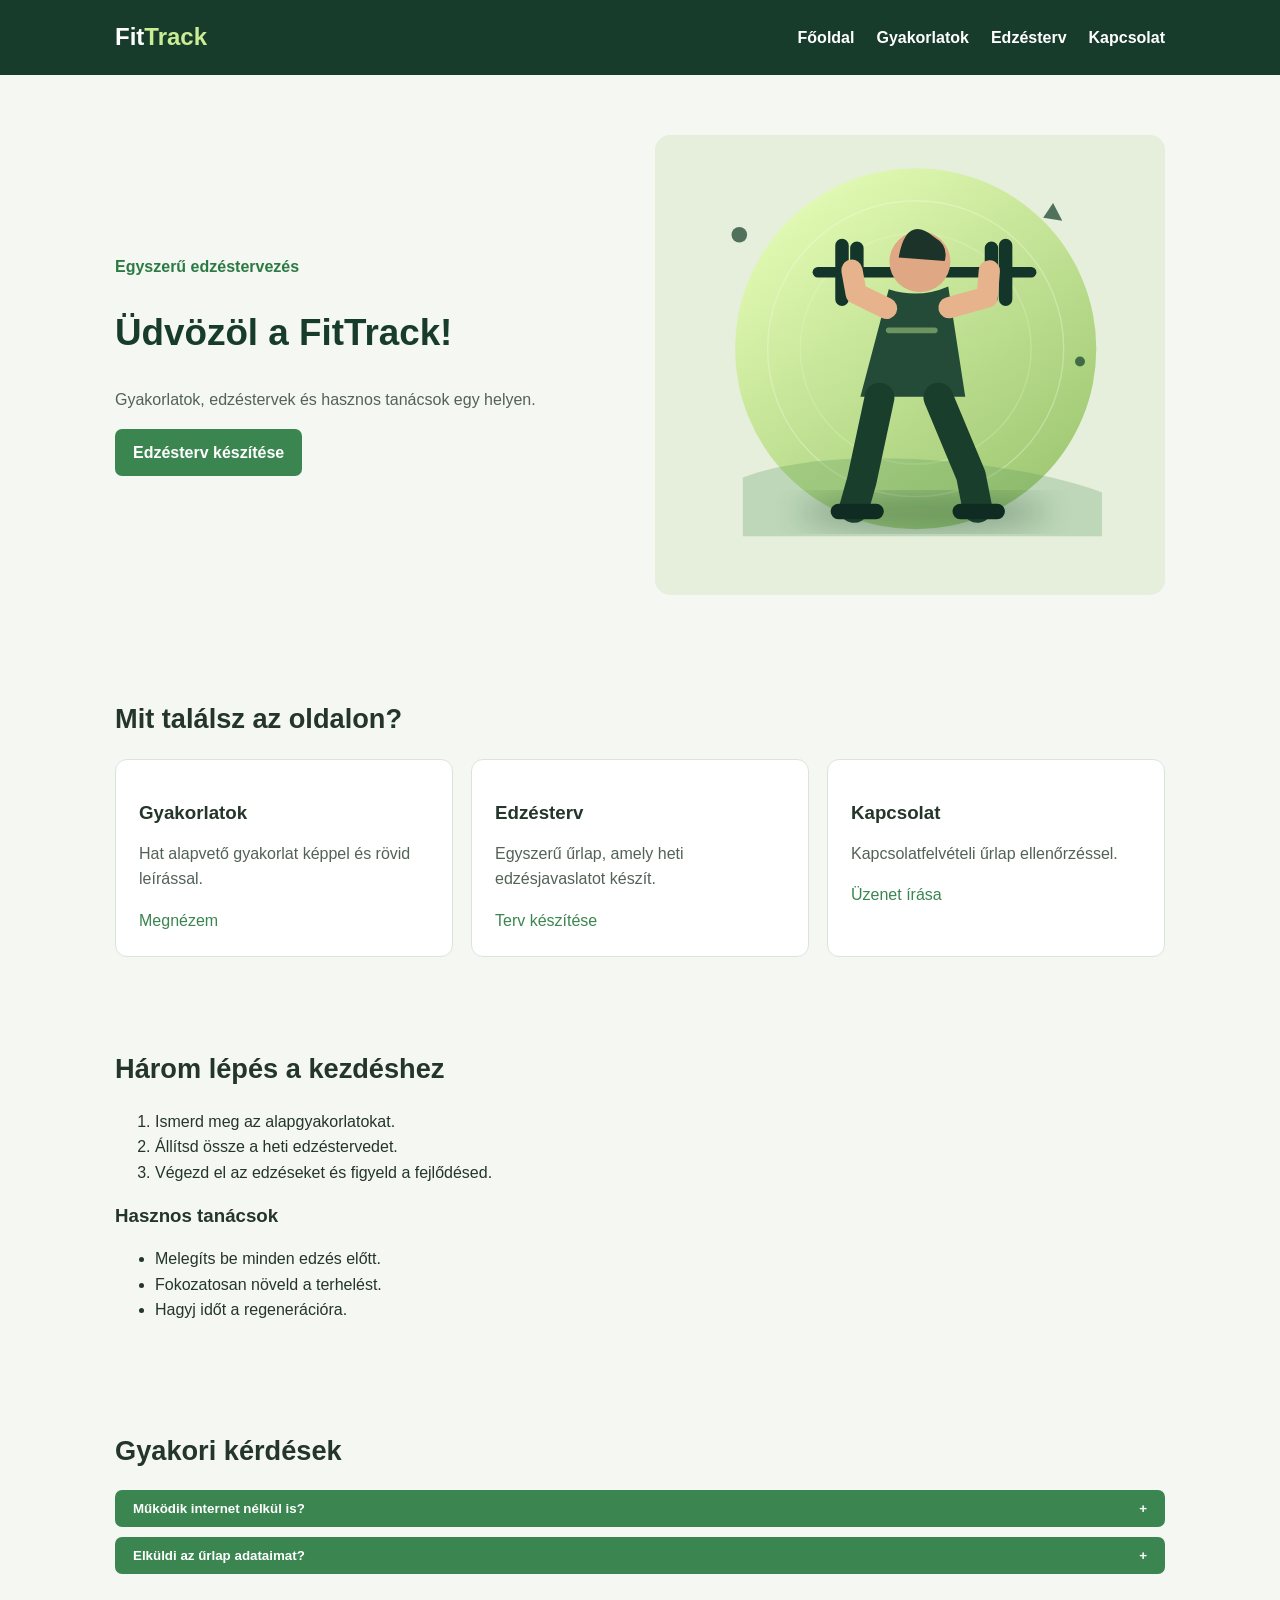
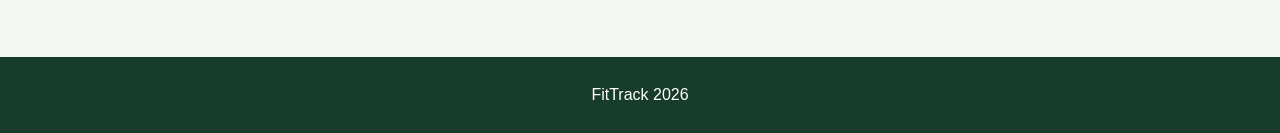
<file: index.html>
<!DOCTYPE html>
<html lang="hu">
<head>
    <meta charset="UTF-8">
    <meta name="viewport" content="width=device-width, initial-scale=1">
    <title>Főoldal | FitTrack</title>
    <link rel="icon" href="images/favicon.svg">
    <link rel="stylesheet" href="css/style.css">

    <style>
        .hero h1 {
            color: #183c2b;
        }

        .tag {
            font-weight: bold;
            color: #2c7a43;
        }
    </style>
</head>

<body>
    <header>
        <div class="container nav">
            <a class="logo" href="index.html">
                Fit<span>Track</span>
            </a>

            <nav aria-label="Főmenü">
                <a href="index.html">Főoldal</a>
                <a href="gyakorlatok.html">Gyakorlatok</a>
                <a href="edzesterv.html">Edzésterv</a>
                <a href="kapcsolat.html">Kapcsolat</a>
            </nav>
        </div>
    </header>

    <main class="container">
        <section class="hero">
            <div>
                <span class="tag">Egyszerű edzéstervezés</span>

                <h1>Üdvözöl a FitTrack!</h1>

                <p>Gyakorlatok, edzéstervek és hasznos tanácsok egy helyen.</p>

                <a class="button" href="edzesterv.html">Edzésterv készítése</a>
            </div>

            <img src="images/hero-training.svg" alt="Sportoló edzés közben">
        </section>

        <section class="section">
            <h2>Mit találsz az oldalon?</h2>

            <div class="cards">
                <div class="card">
                    <h3>Gyakorlatok</h3>

                    <p>Hat alapvető gyakorlat képpel és rövid leírással.</p>

                    <a href="gyakorlatok.html">Megnézem</a>
                </div>

                <div class="card">
                    <h3>Edzésterv</h3>

                    <p>Egyszerű űrlap, amely heti edzésjavaslatot készít.</p>

                    <a href="edzesterv.html">Terv készítése</a>
                </div>

                <div class="card">
                    <h3>Kapcsolat</h3>

                    <p>Kapcsolatfelvételi űrlap ellenőrzéssel.</p>

                    <a href="kapcsolat.html">Üzenet írása</a>
                </div>
            </div>
        </section>

        <section class="section">
            <h2>Három lépés a kezdéshez</h2>

            <ol>
                <li>Ismerd meg az alapgyakorlatokat.</li>
                <li>Állítsd össze a heti edzéstervedet.</li>
                <li>Végezd el az edzéseket és figyeld a fejlődésed.</li>
            </ol>

            <h3>Hasznos tanácsok</h3>

            <ul>
                <li>Melegíts be minden edzés előtt.</li>
                <li>Fokozatosan növeld a terhelést.</li>
                <li>Hagyj időt a regenerációra.</li>
            </ul>
        </section>

        <section class="section">
            <h2>Gyakori kérdések</h2>

            <button class="question" type="button">
                Működik internet nélkül is?
                <span>+</span>
            </button>

            <div class="answer">
                <p>Igen, a jQuery könyvtárat is helyben tároljuk, az oldal nem igényel szervert.</p>
            </div>

            <button class="question" type="button">
                Elküldi az űrlap adataimat?
                <span>+</span>
            </button>

            <div class="answer">
                <p>Nem, a bemutató csak a böngészőben dolgozza fel az adatokat.</p>
            </div>
        </section>
    </main>

    <footer>
        <div class="container">
            FitTrack
            <span id="year"></span>
        </div>
    </footer>

    <script src="js/jquery.min.js"></script>
    <script src="js/script.js"></script>
</body>
</html>
</file>
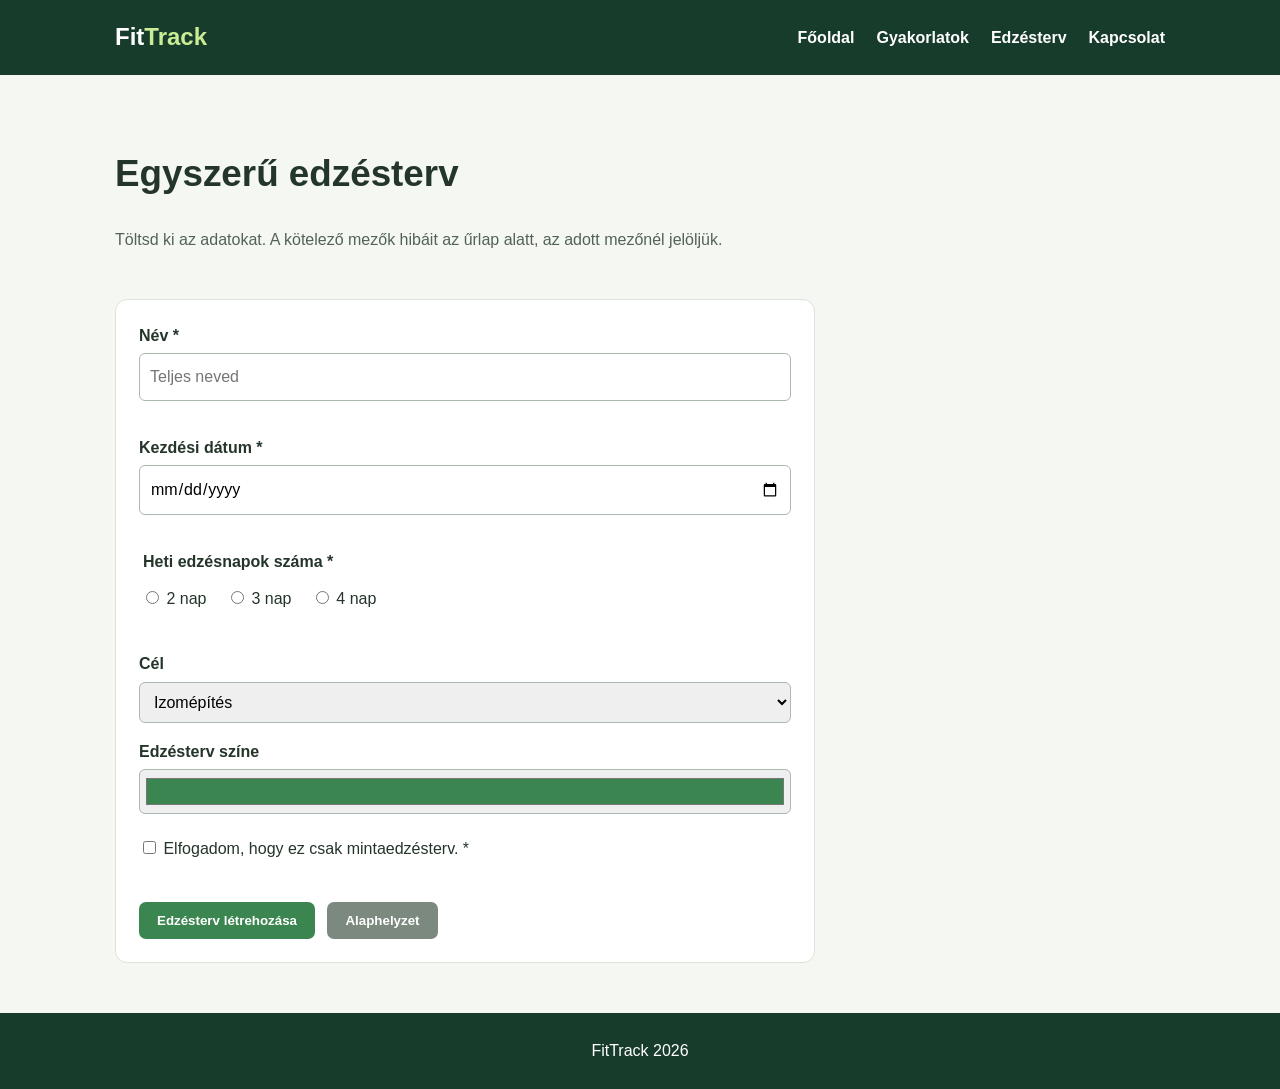
<file: edzesterv.html>
<!DOCTYPE html>
<html lang="hu">
<head>
    <meta charset="UTF-8">
    <meta name="viewport" content="width=device-width, initial-scale=1">
    <title>Edzésterv | FitTrack</title>
    <link rel="icon" href="images/favicon.svg">
    <link rel="stylesheet" href="css/style.css">
</head>

<body>
    <header>
        <div class="container nav">
            <a class="logo" href="index.html">
                Fit<span>Track</span>
            </a>
            <nav aria-label="Főmenü">
                <a href="index.html">Főoldal</a>
                <a href="gyakorlatok.html">Gyakorlatok</a>
                <a href="edzesterv.html">Edzésterv</a>
                <a href="kapcsolat.html">Kapcsolat</a>
            </nav>
        </div>
    </header>

    <main class="container">
        <section class="intro">
            <h1>Egyszerű edzésterv</h1>
            <p>
                Töltsd ki az adatokat. A kötelező mezők hibáit
                az űrlap alatt, az adott mezőnél jelöljük.
            </p>
        </section>

        <section class="form-panel">
            <form id="planForm" novalidate>

                <div class="field">
                    <label for="name">Név *</label>

                    <input
                        id="name"
                        type="text"
                        placeholder="Teljes neved"
                    >

                    <small class="error" id="nameError"></small>
                </div>

                <div class="field">
                    <label for="start">Kezdési dátum *</label>

                    <input id="start" type="date">

                    <small class="error" id="startError"></small>
                </div>

                <fieldset class="field">
                    <legend>Heti edzésnapok száma *</legend>

                    <label class="option">
                        <input type="radio" name="days" value="2">
                        2 nap
                    </label>

                    <label class="option">
                        <input type="radio" name="days" value="3">
                        3 nap
                    </label>

                    <label class="option">
                        <input type="radio" name="days" value="4">
                        4 nap
                    </label>

                    <small class="error" id="daysError"></small>
                </fieldset>

                <div class="field">
                    <label for="goal">Cél</label>

                    <select id="goal">
                        <option value="Izomépítés">
                            Izomépítés
                        </option>

                        <option value="Erőfejlesztés">
                            Erőfejlesztés
                        </option>

                        <option value="Általános fittség">
                            Általános fittség
                        </option>
                    </select>
                </div>

                <div class="field">
                    <label for="color">Edzésterv színe</label>

                    <input
                        id="color"
                        type="color"
                        value="#3b8650"
                    >
                </div>

                <div class="field">
                    <label class="option">
                        <input id="accept" type="checkbox">
                        Elfogadom, hogy ez csak mintaedzésterv. *
                    </label>

                    <small class="error" id="acceptError"></small>
                </div>

                <button type="submit">
                    Edzésterv létrehozása
                </button>

                <button class="secondary" type="reset">
                    Alaphelyzet
                </button>
            </form>

            <div
                id="planResult"
                class="result"
                aria-live="polite"
            ></div>
        </section>
    </main>

    <footer>
        <div class="container">
            FitTrack
            <span id="year"></span>
        </div>
    </footer>

    <script src="js/jquery.min.js"></script>
    <script src="js/script.js"></script>
</body>
</html>
</file>
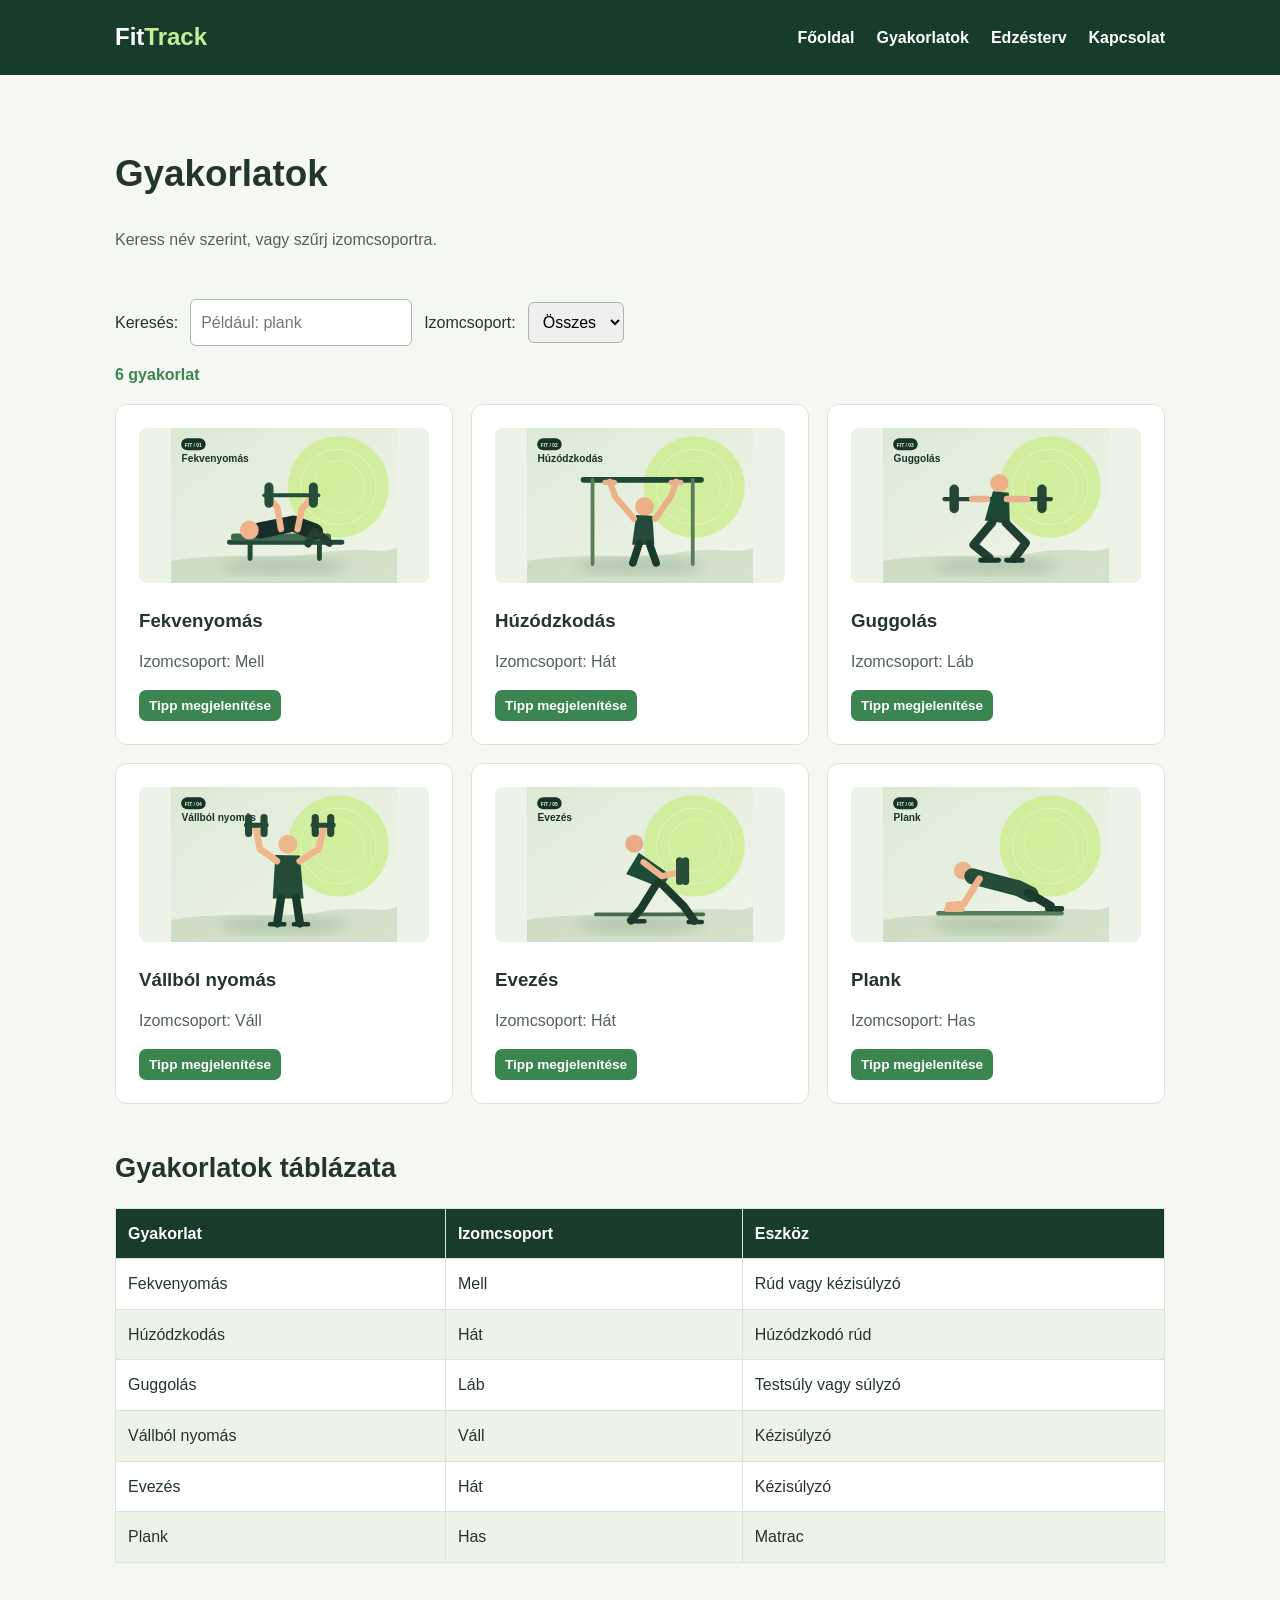
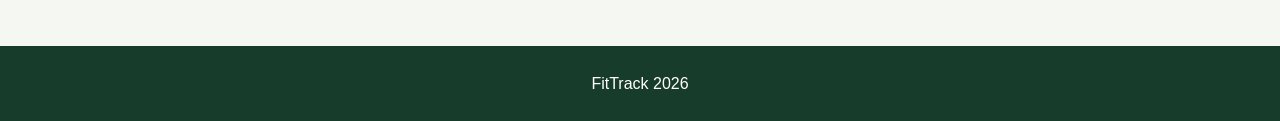
<file: gyakorlatok.html>
<!DOCTYPE html>
<html lang="hu">
<head>
    <meta charset="UTF-8">
    <meta name="viewport" content="width=device-width, initial-scale=1">
    <title>Gyakorlatok | FitTrack</title>
    <link rel="icon" href="images/favicon.svg">
    <link rel="stylesheet" href="css/style.css">
</head>

<body>
    <header>
        <div class="container nav">
            <a class="logo" href="index.html">
                Fit<span>Track</span>
            </a>

            <nav aria-label="Főmenü">
                <a href="index.html">Főoldal</a>
                <a href="gyakorlatok.html">Gyakorlatok</a>
                <a href="edzesterv.html">Edzésterv</a>
                <a href="kapcsolat.html">Kapcsolat</a>
            </nav>
        </div>
    </header>

    <main class="container">
        <section class="intro">
            <h1>Gyakorlatok</h1>
            <p>Keress név szerint, vagy szűrj izomcsoportra.</p>
        </section>

        <div class="toolbar">
            <label for="search">Keresés:</label>
            <input
                id="search"
                type="text"
                placeholder="Például: plank"
            >

            <label for="muscle">Izomcsoport:</label>
            <select id="muscle">
                <option value="all">Összes</option>
                <option value="mell">Mell</option>
                <option value="hat">Hát</option>
                <option value="lab">Láb</option>
                <option value="vall">Váll</option>
                <option value="has">Has</option>
            </select>
        </div>

        <p id="count">6 gyakorlat</p>

        <div class="cards" id="exerciseList">

            <article
                class="card exercise"
                data-name="fekvenyomás"
                data-muscle="mell"
            >
                <img src="images/bench-press.svg" alt="Fekvenyomás">

                <h3>Fekvenyomás</h3>
                <p>Izomcsoport: Mell</p>

                <button class="details" type="button">
                    Tipp megjelenítése
                </button>

                <p class="tip">
                    Ügyelj a szabályos kivitelezésre és a kontrollált mozdulatokra.
                </p>
            </article>

            <article
                class="card exercise"
                data-name="húzódzkodás"
                data-muscle="hat"
            >
                <img src="images/pull-up.svg" alt="Húzódzkodás">

                <h3>Húzódzkodás</h3>
                <p>Izomcsoport: Hát</p>

                <button class="details" type="button">
                    Tipp megjelenítése
                </button>

                <p class="tip">
                    Ügyelj a szabályos kivitelezésre és a kontrollált mozdulatokra.
                </p>
            </article>

            <article
                class="card exercise"
                data-name="guggolás"
                data-muscle="lab"
            >
                <img src="images/squat.svg" alt="Guggolás">

                <h3>Guggolás</h3>
                <p>Izomcsoport: Láb</p>

                <button class="details" type="button">
                    Tipp megjelenítése
                </button>

                <p class="tip">
                    Ügyelj a szabályos kivitelezésre és a kontrollált mozdulatokra.
                </p>
            </article>

            <article
                class="card exercise"
                data-name="vállból nyomás"
                data-muscle="vall"
            >
                <img src="images/shoulder-press.svg" alt="Vállból nyomás">

                <h3>Vállból nyomás</h3>
                <p>Izomcsoport: Váll</p>

                <button class="details" type="button">
                    Tipp megjelenítése
                </button>

                <p class="tip">
                    Ügyelj a szabályos kivitelezésre és a kontrollált mozdulatokra.
                </p>
            </article>

            <article
                class="card exercise"
                data-name="evezés"
                data-muscle="hat"
            >
                <img src="images/row.svg" alt="Evezés">

                <h3>Evezés</h3>
                <p>Izomcsoport: Hát</p>

                <button class="details" type="button">
                    Tipp megjelenítése
                </button>

                <p class="tip">
                    Ügyelj a szabályos kivitelezésre és a kontrollált mozdulatokra.
                </p>
            </article>

            <article
                class="card exercise"
                data-name="plank"
                data-muscle="has"
            >
                <img src="images/plank.svg" alt="Plank">

                <h3>Plank</h3>
                <p>Izomcsoport: Has</p>

                <button class="details" type="button">
                    Tipp megjelenítése
                </button>

                <p class="tip">
                    Ügyelj a szabályos kivitelezésre és a kontrollált mozdulatokra.
                </p>
            </article>

        </div>

        <p id="noResults" hidden>Nincs találat.</p>

        <section class="section">
            <h2>Gyakorlatok táblázata</h2>

            <div class="table-scroll">
                <table>
                    <thead>
                        <tr>
                            <th>Gyakorlat</th>
                            <th>Izomcsoport</th>
                            <th>Eszköz</th>
                        </tr>
                    </thead>

                    <tbody>
                        <tr>
                            <td>Fekvenyomás</td>
                            <td>Mell</td>
                            <td>Rúd vagy kézisúlyzó</td>
                        </tr>

                        <tr>
                            <td>Húzódzkodás</td>
                            <td>Hát</td>
                            <td>Húzódzkodó rúd</td>
                        </tr>

                        <tr>
                            <td>Guggolás</td>
                            <td>Láb</td>
                            <td>Testsúly vagy súlyzó</td>
                        </tr>

                        <tr>
                            <td>Vállból nyomás</td>
                            <td>Váll</td>
                            <td>Kézisúlyzó</td>
                        </tr>

                        <tr>
                            <td>Evezés</td>
                            <td>Hát</td>
                            <td>Kézisúlyzó</td>
                        </tr>

                        <tr>
                            <td>Plank</td>
                            <td>Has</td>
                            <td>Matrac</td>
                        </tr>
                    </tbody>
                </table>
            </div>
        </section>
    </main>

    <footer>
        <div class="container">
            FitTrack
            <span id="year"></span>
        </div>
    </footer>

    <script src="js/jquery.min.js"></script>
    <script src="js/script.js"></script>
</body>
</html>
</file>
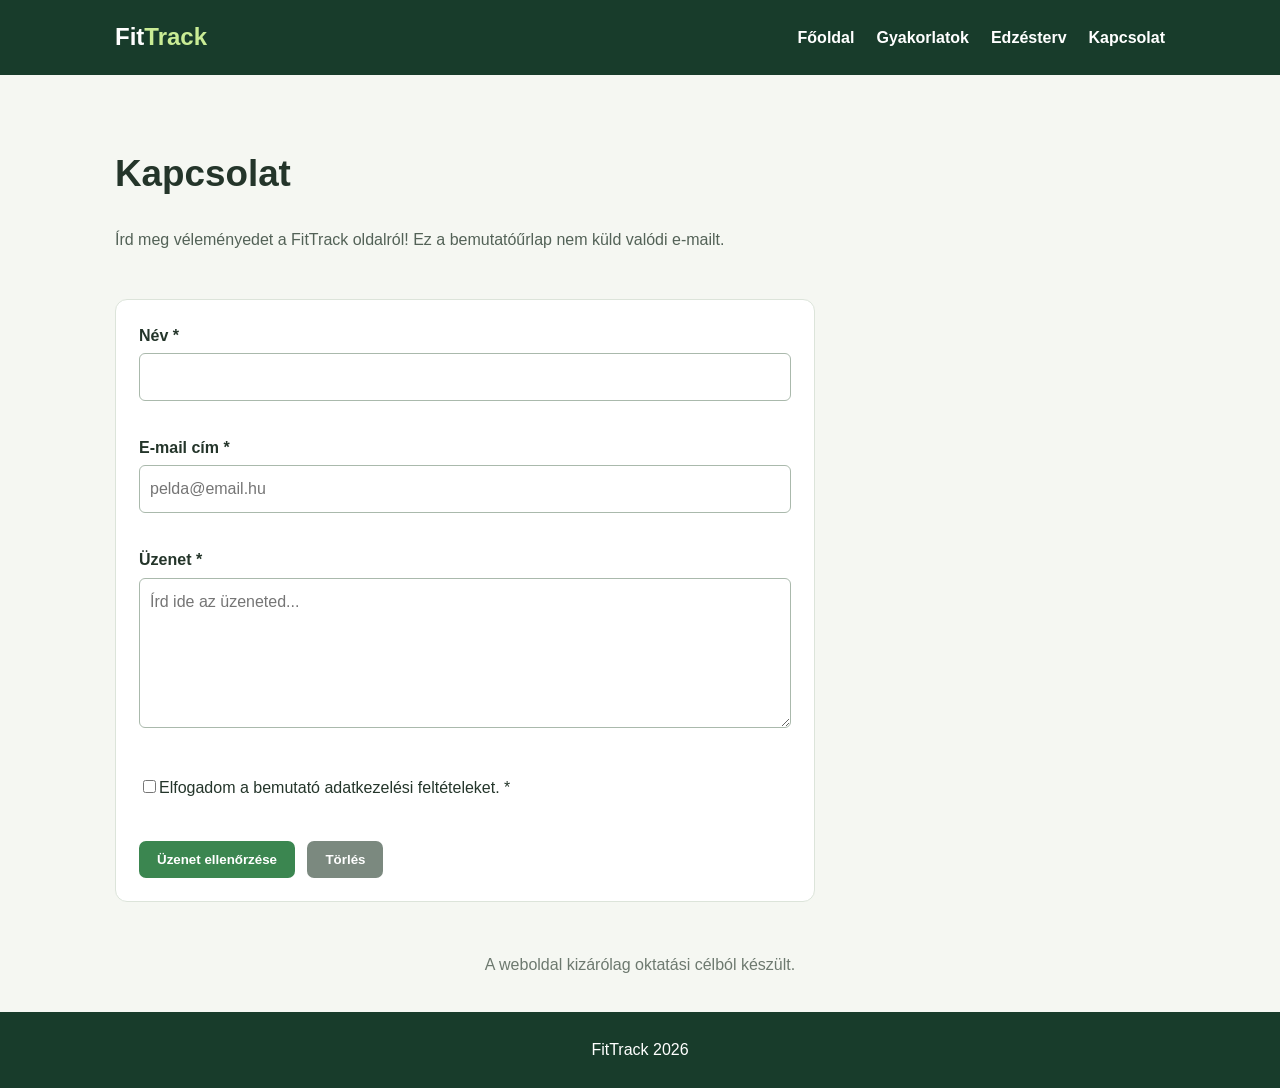
<file: kapcsolat.html>
<!DOCTYPE html>
<html lang="hu">
    <head>
        <meta charset="UTF-8">
        <meta name="viewport" content="width=device-width, initial-scale=1">
        <title>Kapcsolat | FitTrack</title>
        <link rel="icon" href="images/favicon.svg">
        <link rel="stylesheet" href="css/style.css">
    </head>

    <body>
        <header>
            <div class="container nav">
                <a class="logo" href="index.html">
                    Fit<span>Track</span>
                </a>

                <nav aria-label="Főmenü">
                    <a href="index.html">Főoldal</a>
                    <a href="gyakorlatok.html">Gyakorlatok</a>
                    <a href="edzesterv.html">Edzésterv</a>
                    <a href="kapcsolat.html">Kapcsolat</a>
                </nav>
            </div>
        </header>

        <main class="container">

            <section class="intro">
                <h1>Kapcsolat</h1>
                <p>Írd meg véleményedet a FitTrack oldalról! Ez a bemutatóűrlap nem küld valódi e-mailt.</p>
            </section>

            <section class="form-panel">

                <form id="contactForm" novalidate>

                    <div class="field">
                        <label for="contactName">Név *</label>
                        <input id="contactName" type="text">
                        <small id="contactNameError" class="error"></small>
                    </div>

                    <div class="field">
                        <label for="email">E-mail cím *</label>
                        <input id="email" type="email" placeholder="pelda@email.hu">
                        <small id="emailError" class="error"></small>
                    </div>

                    <div class="field">
                        <label for="message">Üzenet *</label>
                        <textarea id="message" rows="5" placeholder="Írd ide az üzeneted..."></textarea>
                        <small id="messageError" class="error"></small>
                    </div>

                    <div class="field">
                        <label class="option">
                            <input type="checkbox" id="privacy">Elfogadom a bemutató adatkezelési feltételeket. *
                        </label>
                        <small id="privacyError" class="error"></small>
                    </div>

                    <button type="submit">
                        Üzenet ellenőrzése
                    </button>

                    <button class="secondary" type="reset">
                        Törlés
                    </button>

                </form>

                <div id="contactResult" class="result" aria-live="polite"></div>

            </section>

            <p style="text-align: center; color: #6d796f;">A weboldal kizárólag oktatási célból készült.</p>
        </main>

        <footer>
            <div class="container">
                FitTrack
                <span id="year"></span>
            </div>
        </footer>

        <script src="js/jquery.min.js"></script>
        <script src="js/script.js"></script>
    </body>
</html>
</file>
<file: css/style.css>
:root {
    --green: #183c2b;
    --accent: #3b8650;
    --bg: #f5f7f2;
    --line: #dce4da;
}

* {
    box-sizing: border-box;
}

body {
    margin: 0;
    background: var(--bg);
    color: #24352a;
    font-family: Arial, sans-serif;
    line-height: 1.6;
}

.container {
    width: min(1050px, calc(100% - 32px));
    margin: auto;
}

h1, h2, h3 {
    line-height: 1.25;
}

h1 {
    font-size: 2.3rem;
}

h2 {
    font-size: 1.7rem;
}

p {
    color: #536257;
}

a {
    color: var(--accent);
    text-decoration: none;
}

a:hover {
    text-decoration: underline;
}

header {
    background: var(--green);
}

.nav {
    min-height: 75px;
    display: flex;
    justify-content: space-between;
    align-items: center;
    gap: 20px;
}

.logo {
    font-size: 1.5rem;
    font-weight: bold;
    color: white;
}

.logo span {
    color: #c9ec95;
}

nav {
    display: flex;
    gap: 22px;
    flex-wrap: wrap;
}

nav a {
    color: white;
    font-weight: bold;
}

nav a:hover {
    color: #d5f39e;
}

main {
    min-height: 75vh;
}

.hero {
    display: grid;
    grid-template-columns: 1fr 1fr;
    align-items: center;
    gap: 30px;
    padding: 60px 0;
}

.hero img {
    width: 100%;
    border-radius: 15px;
    background: #e5efdc;
}

.intro {
    padding: 45px 0 20px;
}

.section {
    padding: 24px 0 48px;
}

.cards {
    display: grid;
    grid-template-columns: repeat(3, 1fr);
    gap: 18px;
}

.card, .form-panel {
    background: white;
    border: 1px solid var(--line);
    border-radius: 12px;
    padding: 23px;
}

.card img {
    width: 100%;
    height: 155px;
    object-fit: contain;
    background: #edf3e8;
    border-radius: 8px;
}

.card h3 {
    margin-bottom: 5px;
}

button, .button {
    display: inline-block;
    padding: 11px 18px;
    background: var(--accent);
    color: white;
    font-weight: bold;
    border: 0;
    border-radius: 7px;
    cursor: pointer;
}

button:hover, .button:hover {
    background: var(--green);
    color: white;
    text-decoration: none;
}

.secondary {
    background: #7b897f;
    margin-left: 8px;
}

.question {
    display: block;
    text-align: left;
    width: 100%;
    margin-top: 10px;
}

.question span {
    float: right;
}

.answer, .tip {
    display: none;
    background: #edf5e9;
    padding: 10px 15px;
    border-radius: 7px;
}

.tip {
    font-size: .9rem;
}

.details {
    font-size: .85rem;
    padding: 8px 10px;
}

.toolbar {
    display: flex;
    align-items: center;
    flex-wrap: wrap;
    gap: 12px;
    margin: 10px 0;
}

input, textarea, select {
    padding: 10px;
    border: 1px solid #aab9ac;
    border-radius: 6px;
    font: inherit;
    max-width: 100%;
}

input[type=checkbox], input[type=radio] {
    width: auto;
    accent-color: var(--accent);
}

input[type=color] {
    height: 45px;
    width: 90px;
    padding: 4px;
}

.form-panel {
    max-width: 700px;
    margin: 10px 0 50px;
}

.field {
    margin-bottom: 16px;
    border: 0;
    padding: 0;
}

.field > label:not(.option), legend {
    display: block;
    font-weight: bold;
    margin-bottom: 5px;
}

.field > input:not([type=checkbox]),
.field > textarea,
.field > select {
    width: 100%;
}

.option {
    display: inline-block;
    margin: 6px 15px 6px 0;
}

.error {
    display: block;
    min-height: 18px;
    color: #b82e37;
    font-size: .85rem;
}

.invalid {
    border: 2px solid #c5313b !important;
    background: #fff5f5;
}

.result {
    display: none;
    margin-top: 20px;
    border-left: 5px solid var(--accent);
    background: #eef7eb;
    padding: 15px;
}

.table-scroll {
    overflow-x: auto;
}

table {
    border-collapse: collapse;
    width: 100%;
    background: white;
}

th, td {
    border: 1px solid var(--line);
    padding: 12px;
    text-align: left;
}

th {
    background: var(--green);
    color: white;
}

tr:nth-child(even) {
    background: #edf3e9;
}

#count {
    font-weight: bold;
    color: var(--accent);
}

#noResults {
    font-weight: bold;
}

footer {
    padding: 25px 0;
    background: var(--green);
    color: white;
    margin-top: 35px;
    text-align: center;
}

@media (max-width: 750px) {
    .nav {
        flex-direction: column;
        padding: 15px 0;
    }

    nav {
        justify-content: center;
        gap: 12px;
    }

    .hero {
        grid-template-columns: 1fr;
        padding: 35px 0;
    }

    .cards {
        grid-template-columns: 1fr;
    }
}
</file>
